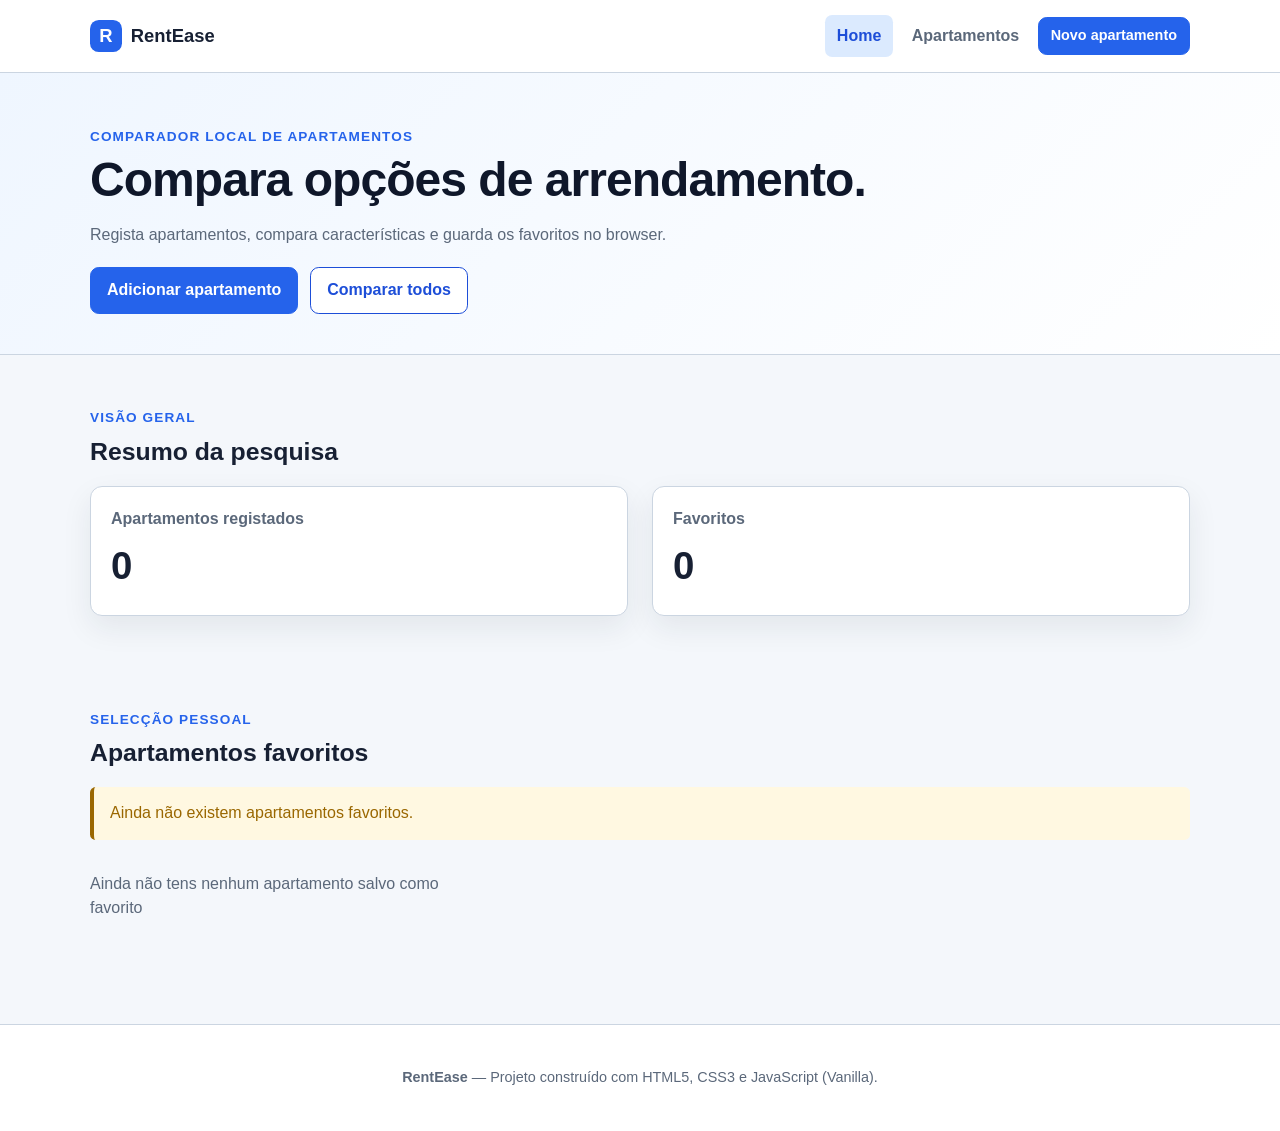
<file: rentease-starter-main/index.html>
<!doctype html>
<html lang="pt-PT">

<head>
  <meta charset="UTF-8">
  <meta name="viewport" content="width=device-width, initial-scale=1.0">
  <meta name="description" content="Resumo e apartamentos favoritos guardados no RentEase.">
  <title>RentEase — Resumo</title>
  <link rel="icon" href="data:,">
  <link rel="stylesheet" href="css/styles.css">
  <script src="js/storage.js" defer></script>
  <script src="js/home.js" defer></script>
</head>

<body>
  <header class="site-header">
    <nav class="nav container">
      <a class="brand" href="index.html">
        <span class="brand__mark">R</span>
        <span>RentEase</span>
      </a>

      <div class="nav__links">
        <a class="current-page" href="index.html">Home</a>
        <a href="flats.html">Apartamentos</a>
        <a class="button button--small" href="new-flat.html">Novo apartamento</a>
      </div>
    </nav>
  </header>

  <main>
    <section class="page-hero">
      <div class="container">
        <p class="eyebrow">Comparador local de apartamentos</p>
        <h1>Compara opções de arrendamento.</h1>
        <p>Regista apartamentos, compara características e guarda os favoritos no browser.</p>

        <div class="hero-actions">
          <a class="button" href="new-flat.html">Adicionar apartamento</a>
          <a class="button button--secondary" href="flats.html">Comparar todos</a>
        </div>
      </div>
    </section>

    <section class="container summary-section">
      <div class="section-heading">
        <p class="eyebrow">Visão geral</p>
        <h2>Resumo da pesquisa</h2>
      </div>

      <div class="stats-grid">
        <article class="stat-card">
          <span class="stat-card__label">Apartamentos registados</span>
          <strong class="stat-card__value" id="totalFlatsCount">0</strong>
        </article>

        <article class="stat-card">
          <span class="stat-card__label">Favoritos</span>
          <strong class="stat-card__value" id="favouriteFlatsCount">0</strong>
        </article>
      </div>
    </section>

    <section class="container content-section">
      <div class="section-heading">
        <p class="eyebrow">Selecção pessoal</p>
        <h2>Apartamentos favoritos</h2>
      </div>

      <div id="homeFeedback" class="feedback" hidden></div>
      <div id="favouriteList" class="property-grid"></div>
    </section>
  </main>
  <!-- TODO HTML-1: acrescenta um footer com o nome do projecto e as tecnologias utilizadas. -->
  <footer class="site-footer">
    <div class="container">
      <p><strong>RentEase</strong> — Projeto construído com HTML5, CSS3 e JavaScript (Vanilla).</p>
    </div>
  </footer>
</body>

</html>
</file>
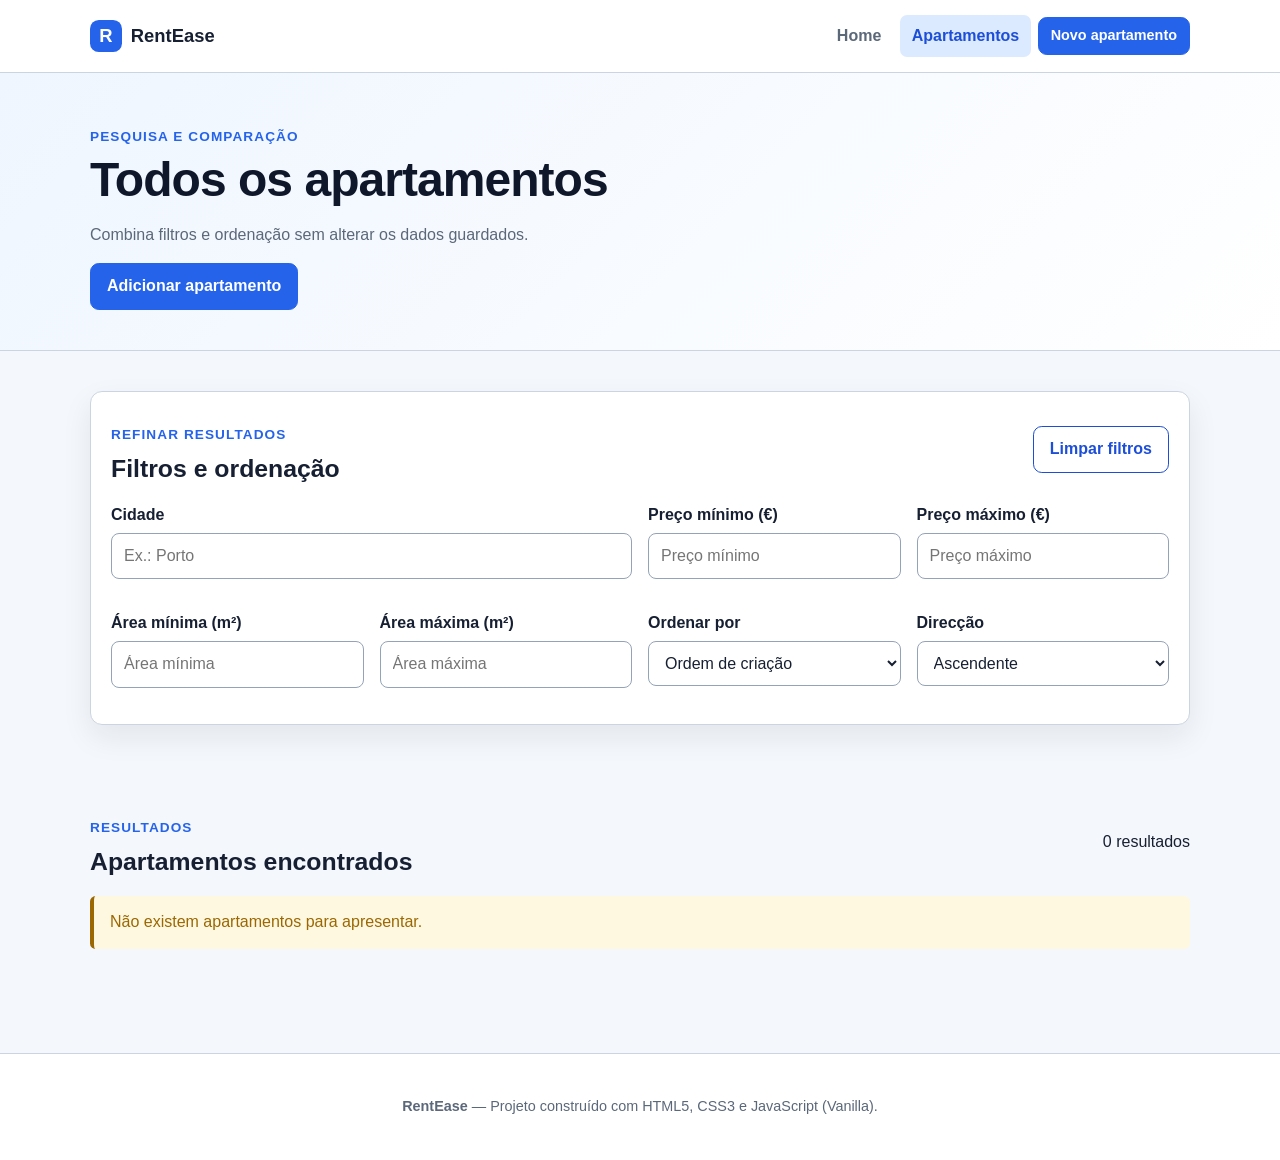
<file: rentease-starter-main/flats.html>
<!doctype html>
<html lang="pt-PT">

<head>
  <meta charset="UTF-8">
  <meta name="viewport" content="width=device-width, initial-scale=1.0">
  <meta name="description" content="Lista, filtra e ordena os apartamentos guardados no RentEase.">
  <title>RentEase — Apartamentos</title>
  <link rel="icon" href="data:,">
  <link rel="stylesheet" href="css/styles.css">
  <script src="js/storage.js" defer></script>
  <script src="js/flats.js" defer></script>
</head>

<body>
  <header class="site-header">
    <nav class="nav container">
      <a class="brand" href="index.html">
        <span class="brand__mark">R</span>
        <span>RentEase</span>
      </a>

      <div class="nav__links">
        <a href="index.html">Home</a>
        <a class="current-page" href="flats.html">Apartamentos</a>
        <a class="button button--small" href="new-flat.html">Novo apartamento</a>
      </div>
    </nav>
  </header>

  <main>
    <section class="page-title">
      <div class="container">
        <div class="page-title__content">
          <p class="eyebrow">PESQUISA E COMPARAÇÃO</p>
          <h1>Todos os apartamentos</h1>
          <p>Combina filtros e ordenação sem alterar os dados guardados.</p>
        </div>
        <a class="button" href="new-flat.html">Adicionar apartamento</a>
      </div>
    </section>

    <section class="container content-section">
      <form id="filtersForm" class="filters-panel">
        <div class="section-heading">
          <div>
            <p class="eyebrow">Refinar resultados</p>
            <h2>Filtros e ordenação</h2>
          </div>
          <button id="clearFiltersButton" class="button button--secondary" type="reset">Limpar filtros</button>
        </div>

        <div class="filters-grid">
          <div class="field field--wide">
            <label for="cityFilter">Cidade</label>
            <input id="cityFilter" name="city" type="search" placeholder="Ex.: Porto">
          </div>

          <div class="field">
            <!-- TODO HTML-2: acrescenta um label associado a minPriceFilter. -->
            <label for="minPriceFilter">Preço mínimo (€)</label>
            <input id="minPriceFilter" name="minPrice" type="number" min="0" step="0.01" placeholder="Preço mínimo">
          </div>

          <div class="field">
            <!-- TODO HTML-3: acrescenta um label associado a maxPriceFilter. -->
            <label for="maxPriceFilter">Preço máximo (€)</label>
            <input id="maxPriceFilter" name="maxPrice" type="number" min="0" step="0.01" placeholder="Preço máximo">
          </div>

          <div class="field">
            <!-- TODO HTML-4: acrescenta um label associado a minAreaFilter. -->
            <label for="minAreaFilter">Área mínima (m²)</label>
            <input id="minAreaFilter" name="minArea" type="number" min="0" step="0.1" placeholder="Área mínima">
          </div>

          <div class="field">
            <!-- TODO HTML-5: acrescenta um label associado a maxAreaFilter. -->
            <label for="maxAreaFilter">Área máxima (m²)</label>
            <input id="maxAreaFilter" name="maxArea" type="number" min="0" step="0.1" placeholder="Área máxima">
          </div>

          <div class="field">
            <label for="sortBy">Ordenar por</label>
            <select id="sortBy" name="sortBy">
              <option value="none">Ordem de criação</option>
              <option value="city">Cidade</option>
              <option value="price">Preço</option>
              <option value="area">Área</option>
            </select>
          </div>

          <div class="field">
            <label for="filter-sort-order">Direcção</label>
            <select id="filter-sort-order">
              <option value="asc">Ascendente</option>
              <option value="desc">Descendente</option>
            </select>
          </div>
        </div>
        </div>


      </form>
    </section>

    <section class="container content-section">
      <div class="section-heading section-heading--actions">
        <div>
          <p class="eyebrow">Resultados</p>
          <h2>Apartamentos encontrados</h2>
        </div>
        <output id="resultsCount">0 resultados</output>
      </div>

      <div id="flatsFeedback" class="feedback" hidden></div>
      <div id="flatList" class="property-grid"></div>
    </section>
  </main>
  <!-- TODO HTML-6: acrescenta um footer consistente com index.html. -->
  <footer class="site-footer">
    <div class="container">
      <p><strong>RentEase</strong> — Projeto construído com HTML5, CSS3 e JavaScript (Vanilla).</p>
    </div>
  </footer>
</body>

</html>
</file>
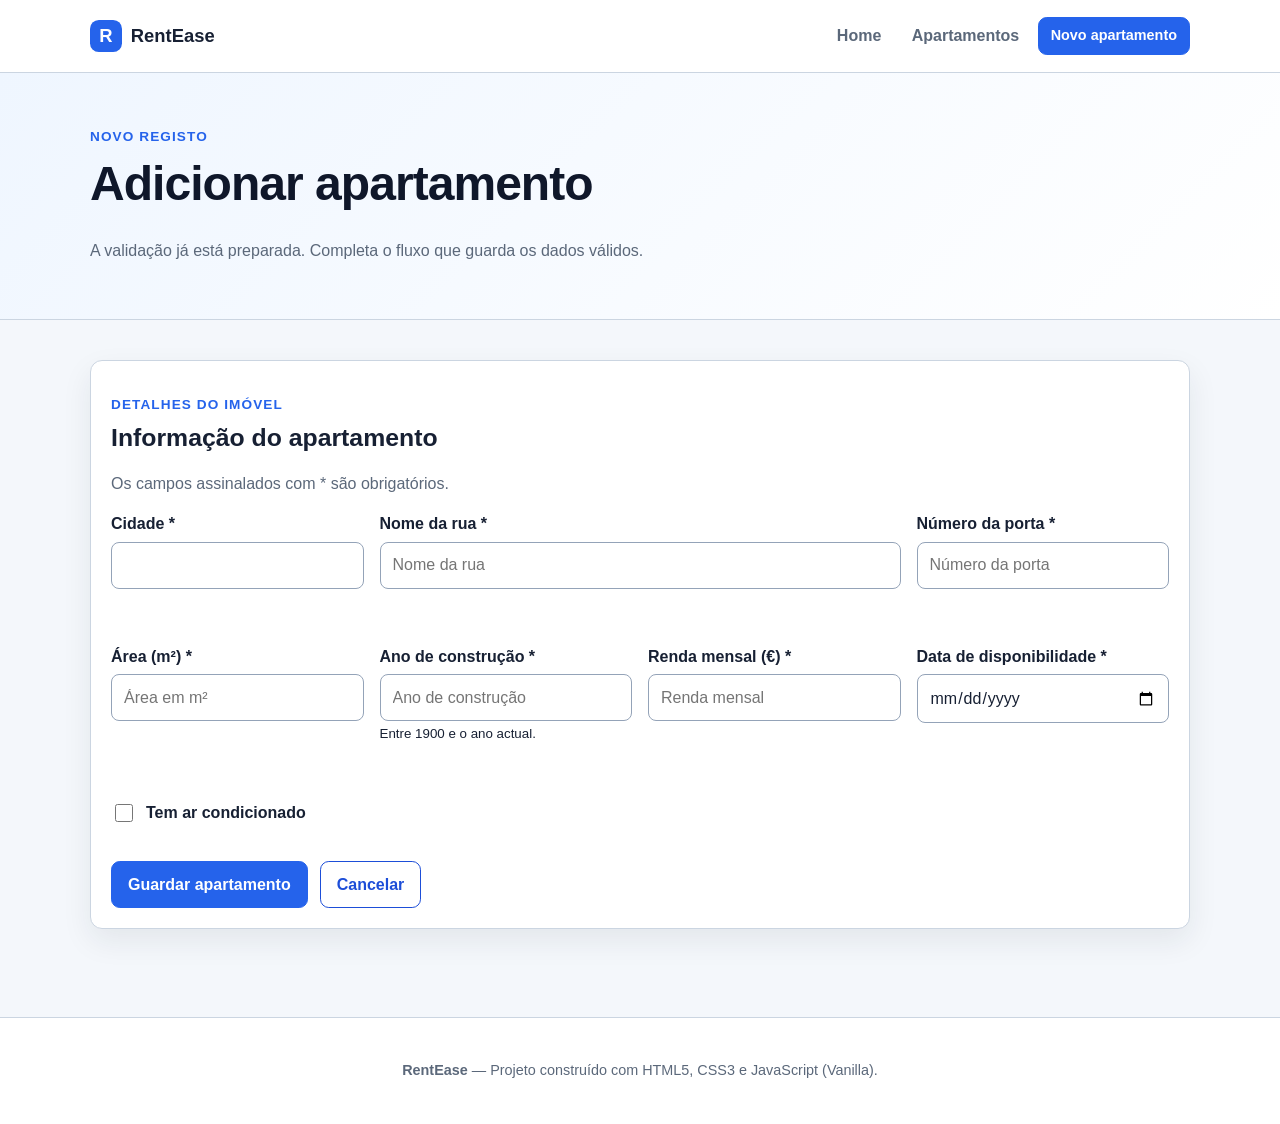
<file: rentease-starter-main/new-flat.html>
<!doctype html>
<html lang="pt-PT">

<head>
  <meta charset="UTF-8">
  <meta name="viewport" content="width=device-width, initial-scale=1.0">
  <meta name="description" content="Regista um novo apartamento no RentEase.">
  <title>RentEase — Novo apartamento</title>
  <link rel="icon" href="data:,">
  <link rel="stylesheet" href="css/styles.css">
  <script src="js/storage.js" defer></script>
  <script src="js/new-flat.js" defer></script>
</head>

<body>
  <header class="site-header">
    <nav class="nav container">
      <a class="brand" href="index.html">
        <span class="brand__mark">R</span>
        <span>RentEase</span>
      </a>

      <div class="nav__links">
        <a href="index.html">Home</a>
        <a href="flats.html">Apartamentos</a>
        <a class="button button--small current-page" href="new-flat.html">Novo apartamento</a>
      </div>
    </nav>
  </header>

  <main>
    <section class="page-title">
      <div class="container">
        <p class="eyebrow">Novo registo</p>
        <h1>Adicionar apartamento</h1>
        <p>A validação já está preparada. Completa o fluxo que guarda os dados válidos.</p>
      </div>
    </section>

    <section class="container content-section">
      <form id="newFlatForm" class="form-card" novalidate>
        <div class="section-heading">
          <p class="eyebrow">Detalhes do imóvel</p>
          <h2>Informação do apartamento</h2>
        </div>

        <p>Os campos assinalados com * são obrigatórios.</p>

        <div class="form-grid">
          <div class="field">
            <label for="city">Cidade *</label>
            <input id="city" name="city" type="text" required>
            <p id="cityError" class="field-error"></p>
          </div>

          <div class="field field--wide">
            <!-- TODO HTML-7: acrescenta um label associado a streetName. -->
            <label for="streetName">Nome da rua *</label>
            <input id="streetName" name="streetName" type="text" placeholder="Nome da rua" required>
            <p id="streetNameError" class="field-error"></p>
          </div>

          <div class="field">
            <!-- TODO HTML-8: acrescenta um label associado a streetNumber. -->
             <label for="streetNumber">Número da porta *</label>
            <input id="streetNumber" name="streetNumber" type="number" min="1" step="1" placeholder="Número da porta"
              required>
            <p id="streetNumberError" class="field-error"></p>
          </div>

          <div class="field">
            <!-- TODO HTML-9: acrescenta um label associado a areaSize. -->
             <label for="areaSize">Área (m²) *</label>
            <input id="areaSize" name="areaSize" type="number" min="0" step="0.1" placeholder="Área em m²" required>
            <p id="areaSizeError" class="field-error"></p>
          </div>

          <div class="field">
            <!-- TODO HTML-10: acrescenta um label associado a yearBuilt. -->
             <label for="yearBuilt">Ano de construção *</label>
            <input id="yearBuilt" name="yearBuilt" type="number" min="1900" step="1" placeholder="Ano de construção"
              required>
            <small>Entre 1900 e o ano actual.</small>
            <p id="yearBuiltError" class="field-error"></p>
          </div>

          <div class="field">
            <!-- TODO HTML-11: acrescenta um label associado a rentPrice. -->
             <label for="rentPrice">Renda mensal (€) *</label>
            <input id="rentPrice" name="rentPrice" type="number" min="0" step="0.01" placeholder="Renda mensal"
              required>
            <p id="rentPriceError" class="field-error"></p>
          </div>

          <div class="field">
            <!-- TODO HTML-12: acrescenta um label associado a dateAvailable. -->
             <label for="dateAvailable">Data de disponibilidade *</label>
            <input id="dateAvailable" name="dateAvailable" type="date" required>
            <p id="dateAvailableError" class="field-error"></p>
          </div>

          <div class="field checkbox-field field--wide">
            <input id="hasAC" name="hasAC" type="checkbox">
            <label for="hasAC">Tem ar condicionado</label>
          </div>
        </div>

        <div id="formFeedback" class="feedback" hidden>
          <span id="formFeedbackText"></span>
          <a id="viewFlatsLink" href="flats.html" hidden>Ver apartamentos</a>
        </div>

        <div class="form-actions">
          <button class="button" type="submit">Guardar apartamento</button>
          <a class="button button--secondary" href="flats.html">Cancelar</a>
        </div>
      </form>
    </section>
  </main>
  <!-- TODO HTML-13: acrescenta um footer consistente com as restantes páginas. -->
  <footer class="site-footer">
    <div class="container">
      <p><strong>RentEase</strong> — Projeto construído com HTML5, CSS3 e JavaScript (Vanilla).</p>
    </div>
  </footer>
</body>

</html>
</file>
<file: rentease-starter-main/css/styles.css>
:root {
  --color-primary: #2563eb;
  --color-primary-dark: #1d4ed8;
  --color-primary-soft: #dbeafe;
  --color-ink: #172033;
  --color-muted: #5b687a;
  /* Ponto 3: Tom cinza equilibrado e elegante */
  --color-border: #cbd5e1;
  --color-surface: #ffffff;
  --color-page: #f4f7fb;
  --color-success: #18794e;
  --color-danger: #b42318;
  --color-warning: #9a6700;
  --radius: 0.75rem;
  --shadow: 0 12px 30px rgba(23, 32, 51, 0.08);
}

* {
  box-sizing: border-box;
}

html,
body {
  overflow-x: hidden;
  width: 100%;
}

body {
  margin: 0;
  color: var(--color-ink);
  background: var(--color-page);
  font-family: Arial, Helvetica, sans-serif;
  line-height: 1.5;
}

a {
  color: var(--color-primary-dark);
}

button,
input,
select {
  font: inherit;
}

button,
a {
  -webkit-tap-highlight-color: transparent;
}

:focus-visible {
  outline: 3px solid #f59e0b;
  outline-offset: 3px;
}

.container {
  width: min(1100px, calc(100% - 2rem));
  margin-inline: auto;
}

.site-header {
  position: sticky;
  top: 0;
  z-index: 10;
  background: rgba(255, 255, 255, 0.96);
  border-bottom: 1px solid var(--color-border);
}

.nav {
  min-height: 4.5rem;
  display: flex;
  align-items: center;
  justify-content: space-between;
  flex-wrap: wrap;
  gap: 1rem;
  padding-block: 0.75rem;
}

.brand {
  display: inline-flex;
  align-items: center;
  gap: 0.55rem;
  color: var(--color-ink);
  font-size: 1.15rem;
  font-weight: 800;
  text-decoration: none;
}

.brand__mark {
  width: 2rem;
  height: 2rem;
  display: grid;
  place-items: center;
  color: white;
  background: var(--color-primary);
  border-radius: 0.55rem;
}

.nav__links {
  display: flex;
  align-items: center;
  flex-wrap: wrap;
  gap: 0.4rem;
}

.nav__links>a:not(.button) {
  padding: 0.55rem 0.75rem;
  color: var(--color-muted);
  border-radius: 0.45rem;
  font-weight: 700;
  text-decoration: none;
}

.nav__links>a:not(.button):hover,
.nav__links>a.current-page:not(.button) {
  color: var(--color-primary-dark);
  background: var(--color-primary-soft);
}

.button {
  min-height: 2.75rem;
  display: inline-flex;
  align-items: center;
  justify-content: center;
  padding: 0.65rem 1rem;
  color: white;
  background: var(--color-primary);
  border: 1px solid var(--color-primary);
  border-radius: 0.55rem;
  font-weight: 800;
  text-decoration: none;
  cursor: pointer;
}

.button:hover {
  background: var(--color-primary-dark);
}

.button--secondary {
  color: var(--color-primary-dark);
  background: white;
  border: 1px solid var(--color-primary-dark);
  transition: background-color 0.2s ease, color 0.2s ease;
}

/* Correção do hover sobre o botão */
.button--secondary:hover {
  background: var(--color-primary-dark) !important;
  color: #ffffff !important;
  /* Força o texto a ficar branco quando o fundo fica azul */
}

.button--small {
  min-height: 2.35rem;
  padding: 0.45rem 0.75rem;
  font-size: 0.9rem;
}

.button--danger {
  color: var(--color-danger);
  background: white;
  border: 1px solid var(--color-danger);
  transition: background-color 0.2s ease, color 0.2s ease, border-color 0.2s ease;
}

/* Efeito Hover: fundo branco, texto e borda em vermelho */
.button--danger:hover {
  background: var(--color-danger) !important;
  color: #ffffff !important;
  border-color: var(--color-danger) !important;
}

.page-hero,
.page-title {
  padding: 2.5rem 0;
  background: linear-gradient(135deg, #eff6ff, #ffffff);
  border-bottom: 1px solid var(--color-border);
}

.page-title .container {
  display: flex;
  flex-direction: column;
  align-items: flex-start;
}

.page-title--actions .container {
  flex-direction: row;
  justify-content: space-between;
  align-items: center;
  gap: 1.5rem;
}

.page-title .button {
  display: inline-flex;
  white-space: nowrap;
}

h1,
h2,
h3,
p {
  overflow-wrap: anywhere;
}


h1 {
  max-width: 100%;
  margin: 0.3rem 0 0.75rem;
  font-size: clamp(1.6rem, 5vw, 3rem);
  line-height: 1.15;
  font-weight: 900;
  /* Aumenta o negrito para o máximo */
  color: #0f172a;
  /* Um tom de azul/preto mais profundo e contrastante */
  letter-spacing: -0.02em;
  /* Junta ligeiramente as letras para um visual mais moderno */
}

p,
.page-hero p,
.page-title p {
  color: var(--color-muted);
}

h2,
h3 {
  margin-top: 0;
}

p.eyebrow,
.eyebrow {
  color: var(--color-primary);
  font-size: 0.85rem;
  font-weight: 800;
  letter-spacing: 0.08em;
  text-transform: uppercase;
  margin-bottom: 0.25rem;
}

/* Ponto 2.5: Estrutura dos botões de ação abaixo do texto do Hero */
.hero-actions,
.form-actions,
.property-card__actions {
  display: flex;
  flex-wrap: wrap;
  gap: 0.75rem;
  margin-top: 1.25rem;
}

.summary-section,
.content-section {
  padding-block: 2.5rem;
}

.section-heading {
  margin-bottom: 1rem;
  display: flex;
  flex-direction: column;
  align-items: flex-start;
  text-align: left;
}

/* Aplica o layout de 2 colunas APENAS quando o cabeçalho tem o botão (Filtros) */
.section-heading:has(button),
.section-heading--actions {
  flex-direction: row;
  align-items: center;
  justify-content: space-between;
  flex-wrap: wrap;
  gap: 1rem;
}

.section-heading--actions h2,
.section-heading h2,
.filters-panel h2 {
  font-weight: 800;
  font-size: 1.55rem;
  color: var(--color-ink);
  margin: 0;
}

/* TODO CSS-1: apresenta .stats-grid e .property-grid com CSS Grid. */
.stats-grid {
  display: grid;
  grid-template-columns: repeat(auto-fit, minmax(280px, 1fr));
  gap: 1.5rem;
}

/* Grelha da lista de imóveis (#flatList) para organizar os post-its lado a lado */
#flatList,
.property-grid,
.flats-grid {
  display: grid;
  grid-template-columns: repeat(auto-fill, minmax(300px, 1fr));
  gap: 1.5rem;
  align-items: stretch;
  margin-top: 1rem;
}

.stat-card,
.property-card,
.filters-panel,
.form-card {
  padding: 1.25rem;
  background: var(--color-surface);
  border: 1px solid var(--color-border);
  border-radius: var(--radius);
  box-shadow: var(--shadow);
}

.stat-card__label {
  display: block;
  color: var(--color-muted);
  font-weight: 700;
}

.stat-card__value {
  display: block;
  margin-top: 0.4rem;
  font-size: 2.4rem;
}


/* TODO CSS-2: cria grelhas para os campos do formulário */
.form-grid {
  display: grid;
  grid-template-columns: repeat(auto-fit, minmax(220px, 1fr));
  gap: 1rem;
}

/* Grelha de filtros com 4 colunas base para permitir Cidade a ocupar metade */
.filters-grid {
  display: grid;
  grid-template-columns: repeat(4, 1fr);
  gap: 1rem;
}

/* TODO CSS-3: faz os campos .field--wide ocuparem a largura necessária na grelha. */
.field--wide {
  grid-column: span 2;
}

.field {
  margin-bottom: 1rem;
}

.field label {
  display: block;
  margin-bottom: 0.35rem;
  font-weight: 800;
}

.field input,
.field select {
  width: 100%;
  min-height: 2.8rem;
  padding: 0.65rem 0.75rem;
  color: var(--color-ink);
  background: white;
  border: 1px solid #94a3b8;
  border-radius: 0.5rem;
}

.checkbox-field {
  display: flex;
  align-items: center;
  gap: 0.6rem;
}

.checkbox-field input {
  width: 1.15rem;
  min-height: 1.15rem;
}

.checkbox-field label {
  margin: 0;
}

.field input.input-error {
  border-color: var(--color-danger);
  box-shadow: 0 0 0 3px rgba(180, 35, 24, 0.12);
}

.field-error {
  min-height: 1.25rem;
  margin: 0.25rem 0 0;
  color: var(--color-danger);
  font-size: 0.85rem;
  font-weight: 700;
}

.feedback {
  margin-block: 1rem;
  padding: 0.9rem 1rem;
  color: #075985;
  background: #e0f2fe;
  border-left: 4px solid #0284c7;
  border-radius: 0.35rem;
}

.feedback[data-type="success"] {
  color: var(--color-success);
  background: #ecfdf3;
  border-left-color: var(--color-success);
}

.feedback[data-type="error"] {
  color: var(--color-danger);
  background: #fff1f0;
  border-left-color: var(--color-danger);
}

.feedback[data-type="warning"] {
  color: var(--color-warning);
  background: #fff8e1;
  border-left-color: var(--color-warning);
}

.property-card__header {
  display: flex;
  align-items: start;
  justify-content: space-between;
  gap: 1rem;
}

.property-card__address,
.property-card__id {
  margin: 0.2rem 0 0;
  color: var(--color-muted);
}

/* Estilo base do Cartão Post-it */
.property-card {
  padding: 1.25rem;
  background: var(--color-surface);
  border: 1px solid var(--color-border);
  border-radius: var(--radius);
  box-shadow: 0 4px 12px rgba(23, 32, 51, 0.05);
  display: flex;
  flex-direction: column;
  justify-content: space-between;
  transition: transform 0.2s ease, box-shadow 0.2s ease;
}

.property-card:hover {
  transform: translateY(-3px);
  box-shadow: 0 10px 20px rgba(23, 32, 51, 0.1);
}

.property-card__header {
  display: flex;
  align-items: flex-start;
  justify-content: space-between;
  gap: 0.75rem;
  border-bottom: 1px solid #f1f5f9;
  padding-bottom: 0.75rem;
}

.property-card__header h3 {
  margin: 0;
  font-size: 1.1rem;
  color: #0f172a;
}

.property-card__address,
.property-card__id {
  margin: 0.25rem 0 0;
  font-size: 0.85rem;
  color: var(--color-muted);
}

/* TODO CSS-4: organiza os dados de cada cartão e destaca nome e valor. */
.property-card__facts {
  display: grid;
  grid-template-columns: repeat(2, 1fr);
  gap: 0.6rem 0.75rem;
  margin-block: 0.85rem;
  padding: 0.75rem;
  background: var(--color-page);
  border-radius: 0.5rem;
}

.property-card__fact {
  display: flex;
  flex-direction: column;
}

.property-card__fact-label {
  margin: 0;
  color: var(--color-muted);
  font-size: 0.75rem;
  font-weight: 700;
  text-transform: uppercase;
  letter-spacing: 0.03em;
}

.property-card__fact-value {
  margin: 0;
  font-size: 0.9rem;
  font-weight: 800;
  color: var(--color-ink);
}

.badge {
  padding: 0.3rem 0.55rem;
  color: #9a4b00;
  background: #fff0df;
  border-radius: 999px;
  font-size: 0.8rem;
  font-weight: 900;
  white-space: nowrap;
}

/* TODO CSS-5: estiliza o footer que acrescentaste às três páginas. */
.site-footer {
  margin-top: 3rem;
  padding-block: 1.75rem;
  color: var(--color-muted);
  background: white;
  border-top: 1px solid var(--color-border);
  font-size: 0.9rem;
  text-align: center;
}



/* TODO CSS-6: acrescenta regras específicas para ecrãs até 700px. */
@media (max-width: 700px) {

  /* Ponto 1: Separa Resumo e Apartamentos nas pontas e força o botão para a linha de baixo */
  .nav {
    flex-direction: column;
    align-items: stretch;
    gap: 1rem;
  }

  .nav__links {
    width: 100%;
    display: flex;
    flex-wrap: wrap;
    /* Permite que o botão caia para a linha de baixo */
    justify-content: space-between;
    gap: 0.75rem;
  }

  /* Os links "Resumo" e "Apartamentos" dividem a primeira linha */
  .nav__links>a:not(.button) {
    flex: 1;
    text-align: center;
  }

  /* O botão "Novo apartamento" ocupa 100% da largura na linha de baixo */
  .nav__links>a.button {
    width: 100%;
    text-align: center;
  }

  /* UNIFORMIZAÇÃO DOS TÍTULOS DO PRIMEIRO BLOCO EM TODAS AS PÁGINAS */
  .page-hero,
  .page-title {
    padding-block: 1.75rem 1.25rem;
  }

  .page-hero h1,
  .page-title h1,
  .page-title {
    font-size: 1.45rem !important;
    line-height: 1.25;
    width: 100%;
    text-align: left;
  }

  .page-title--actions .container {
    flex-direction: column;
    align-items: flex-start;
    gap: 1rem;
  }

  .page-title .button {
    width: auto !important;
    padding: 0.4rem 0.75rem !important;
    /* Espaçamento bem mais reduzido */
    font-size: 1.2rem !important;
    /* Fonte menor */
    min-height: auto !important;
    /* Remove a altura mínima padrão */
    border-radius: 0.4rem;
    /* Cantos ajustados ao tamanho menor */
    margin-top: 0.25rem;
  }

  p.eyebrow,
  .eyebrow {
    font-size: 0.75rem !important;
  }

  /* Botões do Hero: mantêm o tamanho compacto e ficam lado a lado alinhados à esquerda */
  .hero-actions {
    display: flex;
    flex-direction: row;
    justify-content: flex-start;
    align-items: center;
    gap: 0.75rem;
    width: 100%;
  }

  .hero-actions .button {
    width: auto !important;
    /* Anula o width: 100% apenas no hero para os botões não esticarem */
  }

  /* Ponto 5: Botão Limpar Filtros fica logo abaixo do título "Filtros e Ordenação" */
  .section-heading--actions {
    flex-direction: column;
    align-items: flex-start;
    gap: 0.75rem;
  }

  .section-heading--actions .button {
    width: 100%;
  }

  /* Cartão do formulário que limita e centra o conteúdo na tela */
  .form-card {
    width: 100%;
    max-width: 800px;
    margin: 0 auto;
    background-color: var(--color-surface, #ffffff);
    padding: 1.5rem;
    border-radius: 12px;
  }

  /* Estrutura dos campos: 1 coluna onde cada campo ocupa a linha toda */
  .form-grid {
    display: flex;
    flex-direction: column;
    gap: 1.25rem;
    width: 100%;
  }

  /* Agrupamento do rótulo (label) e input */
  .form-group {
    display: flex;
    flex-direction: column;
    align-items: flex-start;
    width: 100%;
  }

  /* Garante que os inputs, selects e textareas ocupam 100% da largura da tela/card */
  .form-group input,
  .form-group select,
  .form-group textarea,
  .form-control {
    width: 100%;
    box-sizing: border-box;
  }

  .filters-grid {
    display: flex;
    flex-direction: column;
    width: 100%;
    gap: 1rem;
  }

  .filters-grid .form-group,
  .filters-grid input,
  .filters-grid select {
    width: 100%;
    box-sizing: border-box;
  }

  /* Grelha de Cartões dos Imóveis: 1 cartão por linha */
  .flats-grid,
  .properties-grid,
  .property-grid,
  .cards-grid {
    display: flex;
    flex-direction: column;
    width: 100%;
    gap: 1.5rem;
  }

  /* Cartão do Imóvel: Garante que o cartão e os detalhes usam a largura total */
  .property-card,
  .flat-card {
    width: 100%;
    box-sizing: border-box;
  }

  /* Imagem do cartão ocupa toda a largura */
  .property-card__image,
  .flat-card__image {
    width: 100%;
    height: 200px;
    object-fit: cover;
  }

  /* Factos/Detalhes do imóvel a 1 coluna no mobile */
  .property-card__facts,
  .flat-card__facts {
    display: grid;
    grid-template-columns: 1fr;
    gap: 0.75rem;
    width: 100%;
  }
}
</file>
